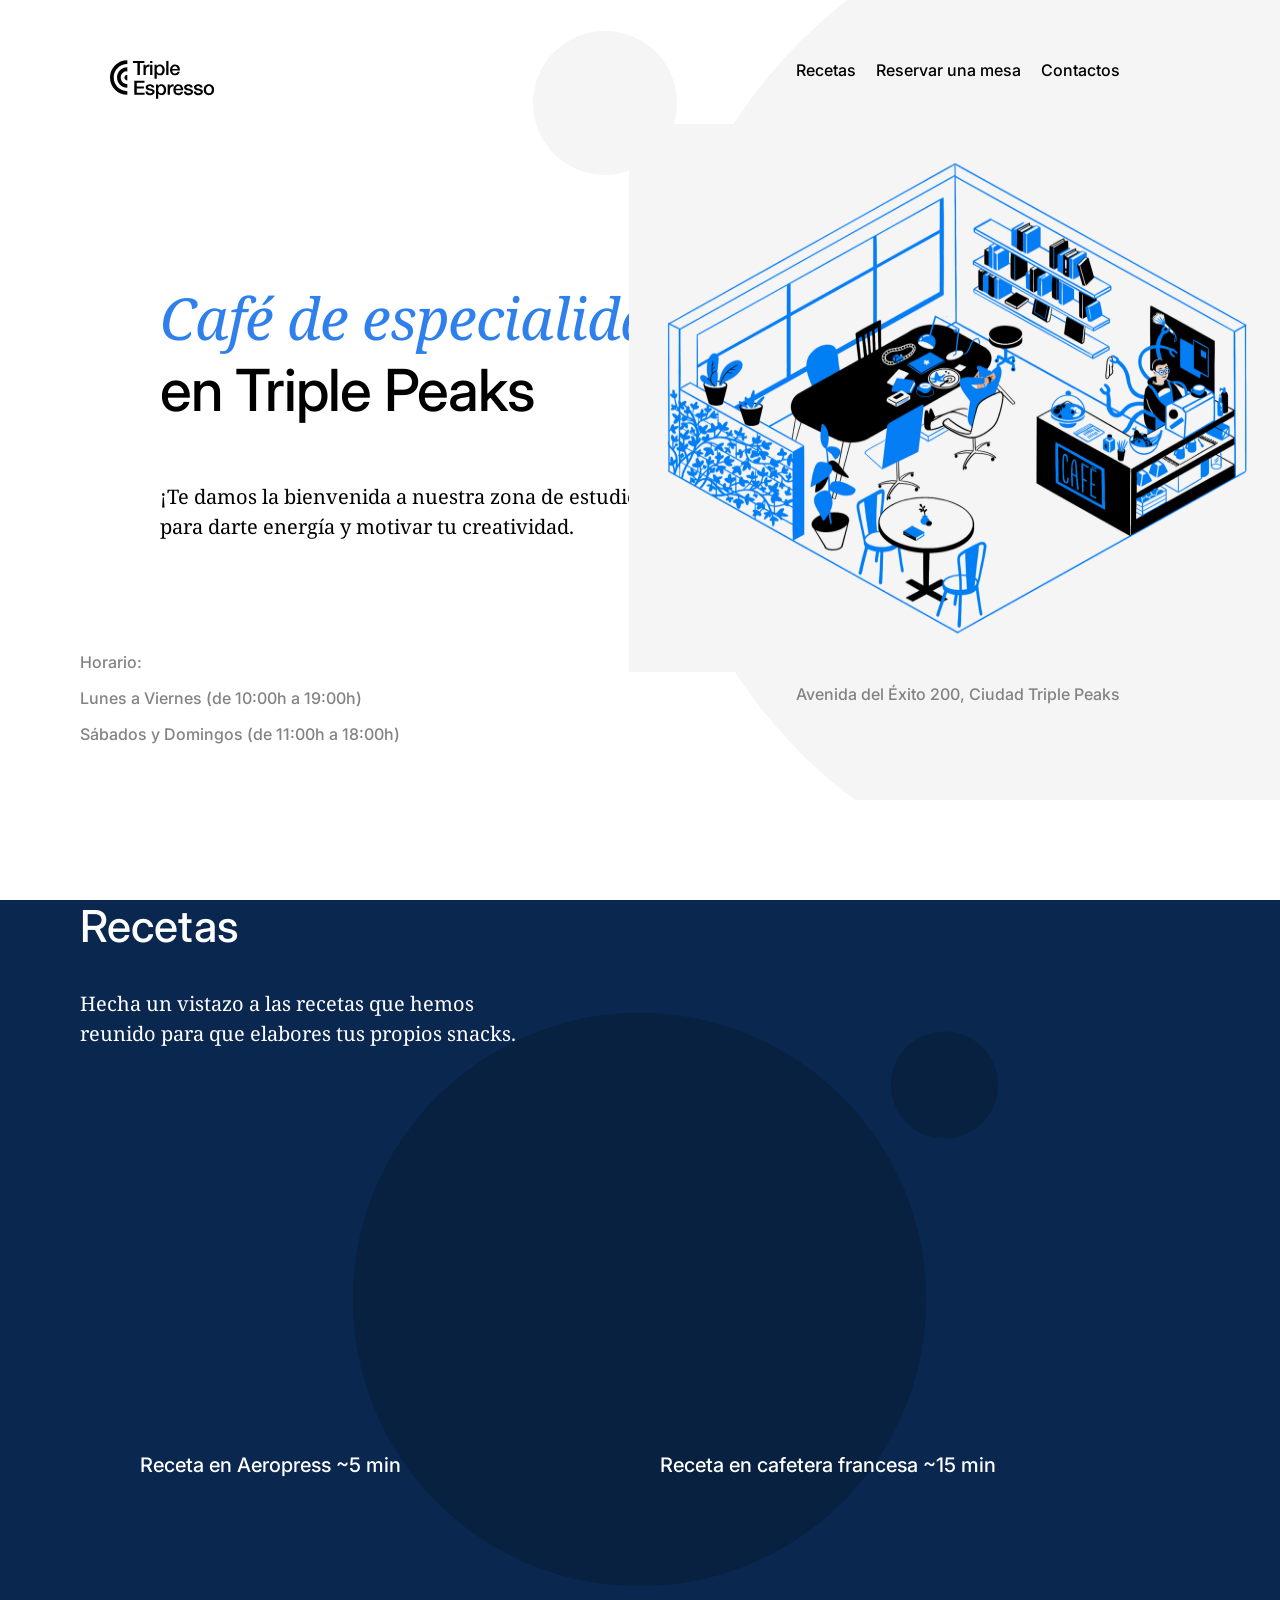
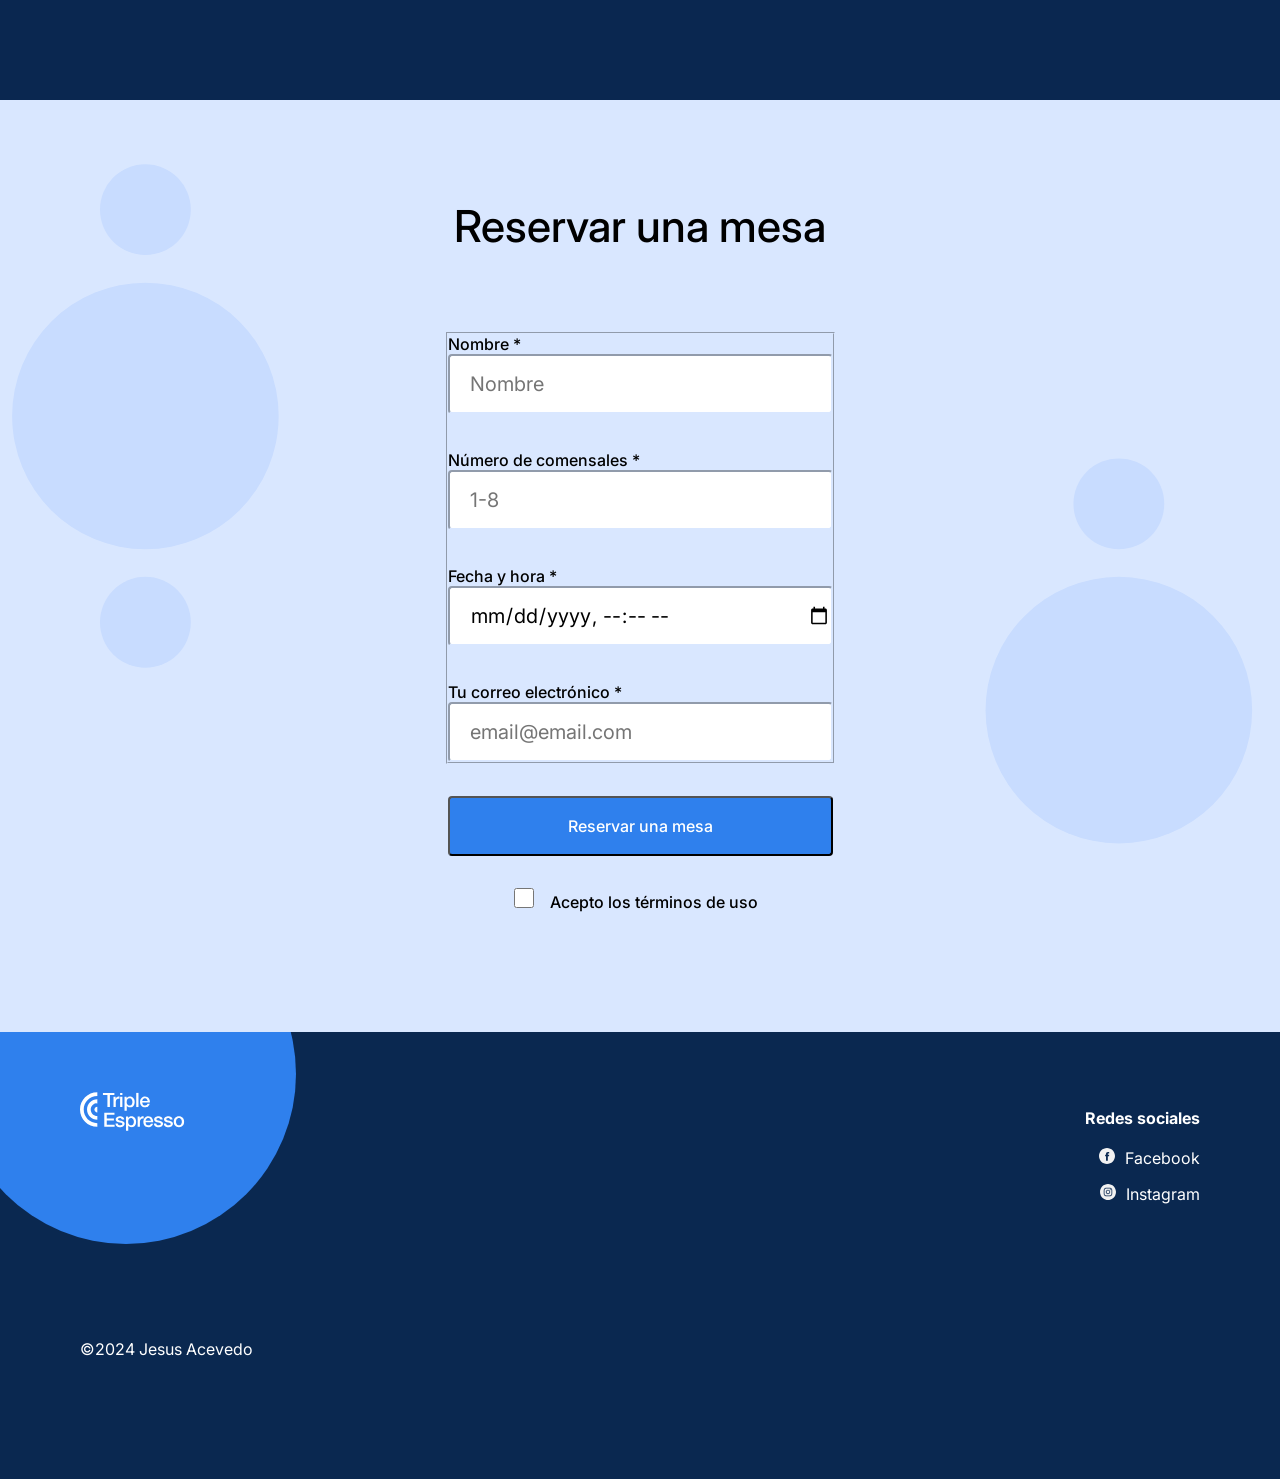
<file: index.html>
<!DOCTYPE html>
<html lang="en">
  <head>
    <meta charset="UTF-8" lang="es" />
    <meta name="viewport" content="width=device-width, initial-scale=1.0" />
    <meta name="author" content="Jesus-Acevedo" />
    <meta
      name="keywords"
      content="sprint4-web-project-tripleten-Jesus-Acevedo"
    />
    <meta
      name="description"
      content="Sprint-4-project-Tripleten-web-developer"
    />
    <title>Cafeteria</title>
    <link rel="shortcut icon" href="favicon.ico" />

    <link rel="stylesheet" href="./pages/index.css" />
    <link rel="preconnect" href="https://fonts.googleapis.com" />
    <link rel="preconnect" href="https://fonts.gstatic.com" crossorigin />
    <link
      href="https://fonts.googleapis.com/css2?family=Inter:ital,opsz,wght@0,14..32,100..900;1,14..32,100..900&display=swap"
      rel="stylesheet"
    />
    <link
      href="https://fonts.googleapis.com/css2?family=Inter:ital,opsz,wght@0,14..32,100..900;1,14..32,100..900&family=Noto+Serif:ital,wght@0,100..900;1,100..900&display=swap"
      rel="stylesheet"
    />
  </head>

  <body>
    <div class="page">
      <header class="header">
        <nav class="nav">
          <img
            class="nav__logo"
            src="./images/logo_coffeeshop_dark.svg"
            alt="nav-logo"
          />
          <ul class="nav__links">
            <li>
              <a class="nav__link" href="#recipes">Recetas</a>
            </li>
            <li>
              <a class="nav__link" href="#reservation">Reservar una mesa</a>
            </li>
            <li>
              <a class="nav__link" href="#contact">Contactos</a>
            </li>
          </ul>
        </nav>

        <h1 class="header__title">
          <span class="header__span-accent">Café de especialidad</span>
          en Triple Peaks
        </h1>

        <p class="header__description">
          ¡Te damos la bienvenida a nuestra zona de estudio! Aquí tenemos café
          para darte energía y motivar tu creatividad.
        </p>

        <img
          src="./images/inside_coffee_shop.png"
          alt="image of inside coffee shop"
          class="header__image"
        />

        <div class="header__footer">
          <div class="header__schedule">
            <p class="header__paragraph">Horario:</p>
            <p class="header__paragraph">
              Lunes a Viernes (de 10:00h a 19:00h)
            </p>
            <p class="header__paragraph">
              Sábados y Domingos (de 11:00h a 18:00h)
            </p>
          </div>
          <div class="header__address">
            <p class="header__paragraph">
              Avenida del Éxito 200, Ciudad Triple Peaks
            </p>
          </div>
        </div>
      </header>
      <main class="content">
        <section class="recipes" id="recipes">
          <h2 class="recipes__title">Recetas</h2>

          <p class="recipes__subtitle">
            Hecha un vistazo a las recetas que hemos reunido para que elabores
            tus propios snacks.
          </p>

          <div class="recipes__videos">
            <div class="recipes__video-item">
              <iframe
                class="recipes__iframe"
                src="https://www.youtube.com/embed/j6VlT_jUVPc?si=LbS1gRDAbq1QoMht"
                title="YouTube video player"
                allow="accelerometer; autoplay; clipboard-write; encrypted-media; gyroscope; web-share"
                referrerpolicy="strict-origin-when-cross-origin"
                allowfullscreen
              >
              </iframe>
              <p class="recipes__video-caption">
                Receta en Aeropress <span>~5 min</span>
              </p>
            </div>

            <div class="recipes__video-item">
              <iframe
                class="recipes__iframe"
                src="https://www.youtube.com/embed/st571DYYTR8?si=zmZ4usI3Hrqk-cyG"
                title="YouTube video player"
                allow="accelerometer; autoplay; clipboard-write; encrypted-media; gyroscope; web-share"
                referrerpolicy="strict-origin-when-cross-origin"
                allowfullscreen
              >
              </iframe>
              <p class="recipes__video-caption">
                Receta en cafetera francesa <span>~15 min</span>
              </p>
            </div>
          </div>
        </section>

        <section class="reservation" id="reservation">
          <h2 class="reservation__title">Reservar una mesa</h2>
          <form class="reservation__form form">
            <fieldset class="form__fieldset">
              <label for="name" class="form__label"
                >Nombre *
                <input
                  type="text"
                  name="name"
                  id="name"
                  class="form__input"
                  placeholder="Nombre"
                />
              </label>
              <br />
              <label for="guests" class="form__label"
                >Número de comensales *
                <input
                  type="number"
                  name="guests"
                  id="guests"
                  class="form__input"
                  placeholder="1-8"
                />
              </label>
              <br />
              <label for="datetime-local" class="form__label"
                >Fecha y hora *
                <input
                  type="datetime-local"
                  name="datetime-local"
                  id="datetime-local"
                  class="form__input"
                />
              </label>
              <br />
              <label for="email" class="form__label"
                >Tu correo electrónico *
                <input
                  type="email"
                  name="email"
                  id="email"
                  class="form__input"
                  placeholder="email@email.com"
                />
              </label>
            </fieldset>
            <button type="submit" class="form__button">
              Reservar una mesa
            </button>
            <br />
            <label class="form__label" for="terms">
              <input
                type="checkbox"
                name="terms"
                id="terms"
                class="form__checkbox"
              />
              <span class="form__span"> Acepto los términos de uso</span>
            </label>
          </form>
        </section>
      </main>
      <footer class="footer" id="contact">
        <div class="footer__circle"></div>
        <div class="footer__content">
          <img
            src="../images/logo_coffeeshop_light.svg"
            alt="footer logo"
            class="footer__logo"
          />
          <div class="footer__social">
            <h3 class="footer__social-heading">Redes sociales</h3>
            <ul class="footer__list">
              <li class="footer__list-item">
                <a href="#" class="footer__social-link">Facebook</a>
                <img
                  src="../images/facebook_white.svg"
                  alt="Facebook"
                  class="footer__social-icon"
                />
              </li>

              <li class="footer__list-item">
                <a href="#" class="footer__social-link">Instagram</a>
                <img
                  src="../images/instagram_white.svg"
                  alt="Instagram"
                  class="footer__social-icon"
                />
              </li>
            </ul>
          </div>
        </div>
        <p class="footer__copyright">&copy;2024 Jesus Acevedo</p>
      </footer>
    </div>
  </body>
</html>
</file>
<file: pages/index.css>
@import url("../vendor/normalize.css");

@import url("../blocks/page.css");
@import url("../blocks/footer.css");
@import url("../blocks/form.css");
@import url("../blocks/header.css");
@import url("../blocks/nav.css");
@import url("../blocks/recipes.css");
@import url("../blocks/reservation.css");
</file>
